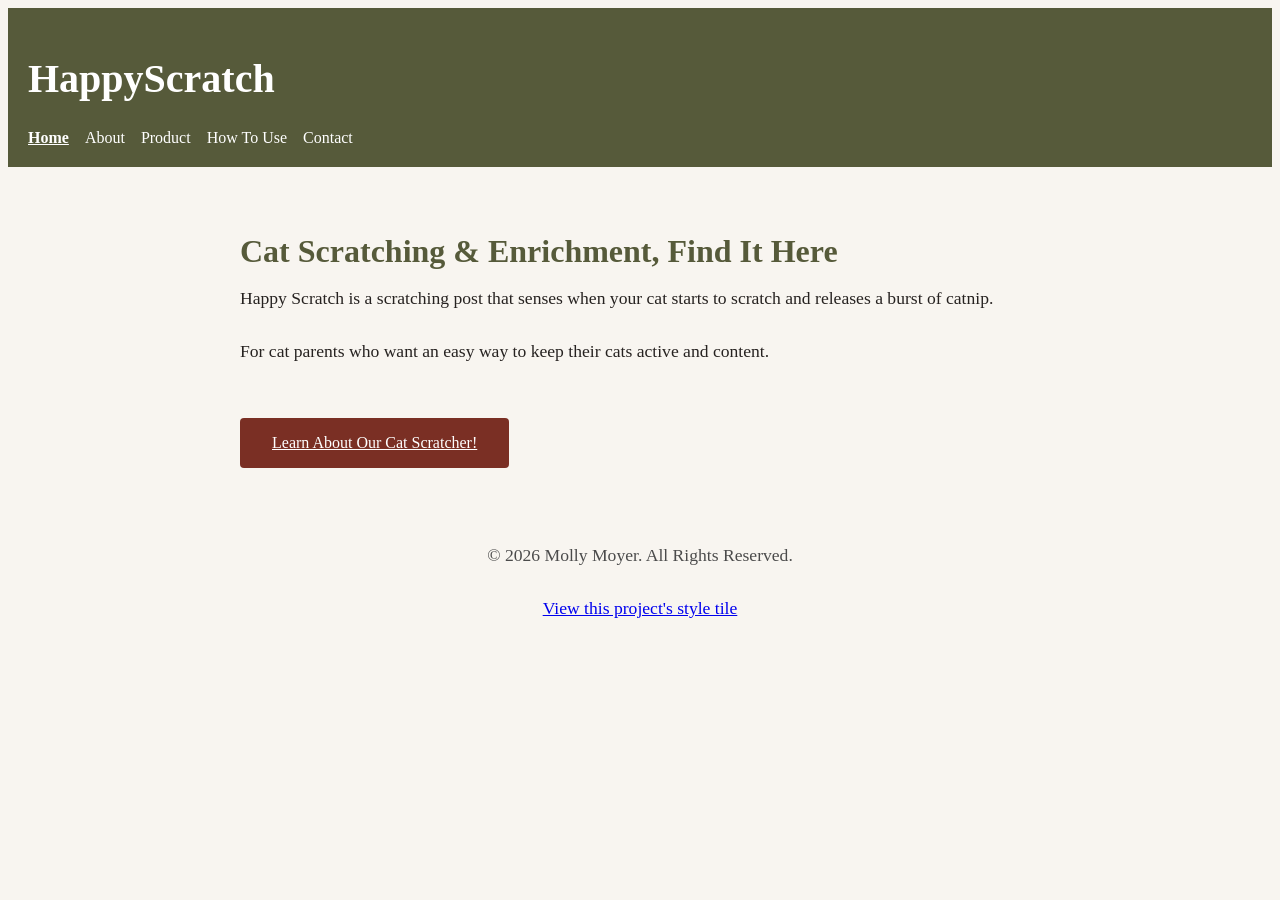
<file: index.html>
<!DOCTYPE html>
<html lang="en">
<head>
  <meta charset="UTF-8">
  <title>Interactive Cat Scratching Post | HappyScratch</title>
  <meta name="description" content="Discover HappyScratch, an interactive cat scratching post that senses scratching and releases catnip to keep cats active, entertained, and content.">
  <meta name="viewport" content="width=device-width, initial-scale=1">
  <link rel="stylesheet" href="css/style.css">
</head>
<body>

  <a href="#main-content" class="skip-link">Skip to main content</a>

  <header>
    <h1>HappyScratch</h1>
    <nav>
      <a href="index.html" aria-current="page">Home</a>
      <a href="about.html">About</a>
      <a href="product.html">Product</a>
      <a href="how-to-use.html">How To Use</a>
      <a href="contact.html">Contact</a>
    </nav>
  </header>
  
  <main id="main-content">
    <h2>Cat Scratching & Enrichment, Find It Here</h2>
    <p>Happy Scratch is a scratching post that senses when your cat starts to scratch and releases a burst of catnip.</p>
    <p>For cat parents who want an easy way to keep their cats active and content.</p>
    <a href="product.html" class="cta">Learn About Our Cat Scratcher!</a>
  </main>

  <footer>
    <p>&copy; 2026 Molly Moyer. All Rights Reserved.</p>
    <p><a href="style-tile.html">View this project's style tile</a></p>
  </footer>

</body>
</html>
</file>
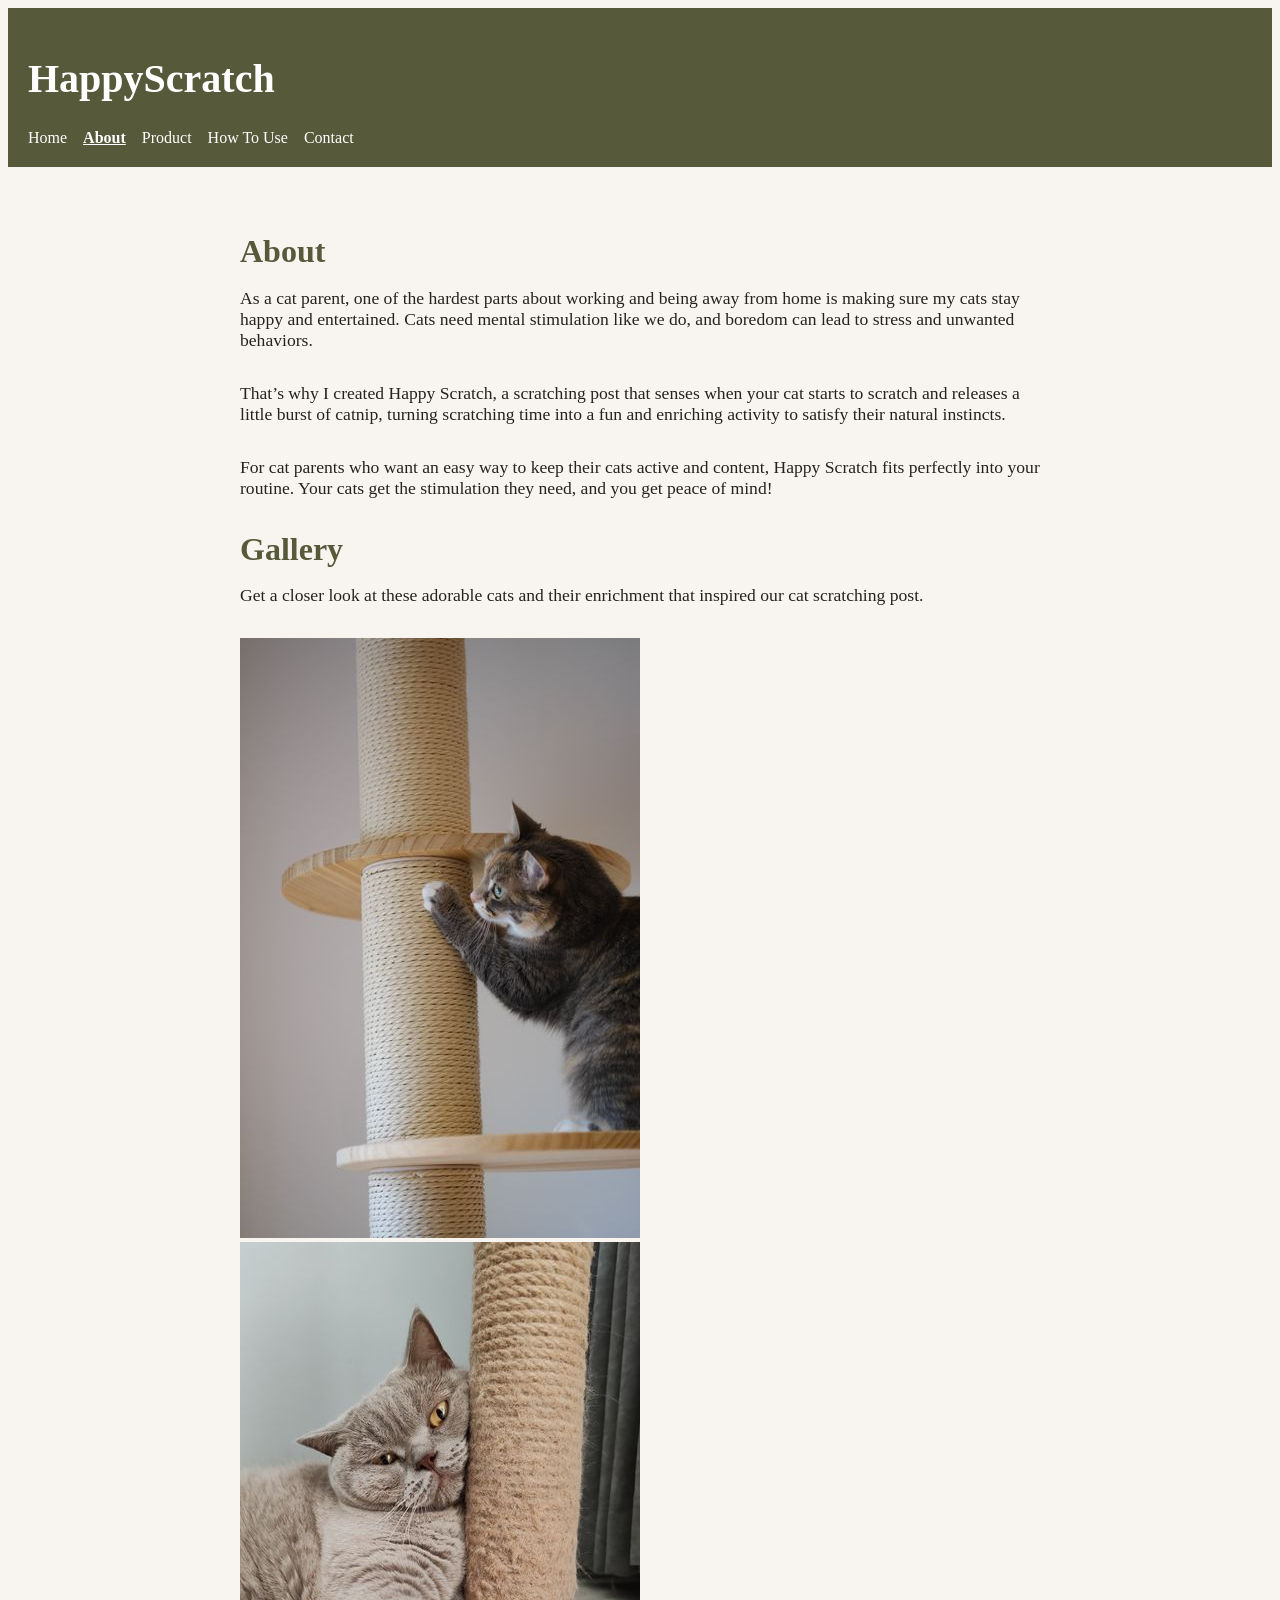
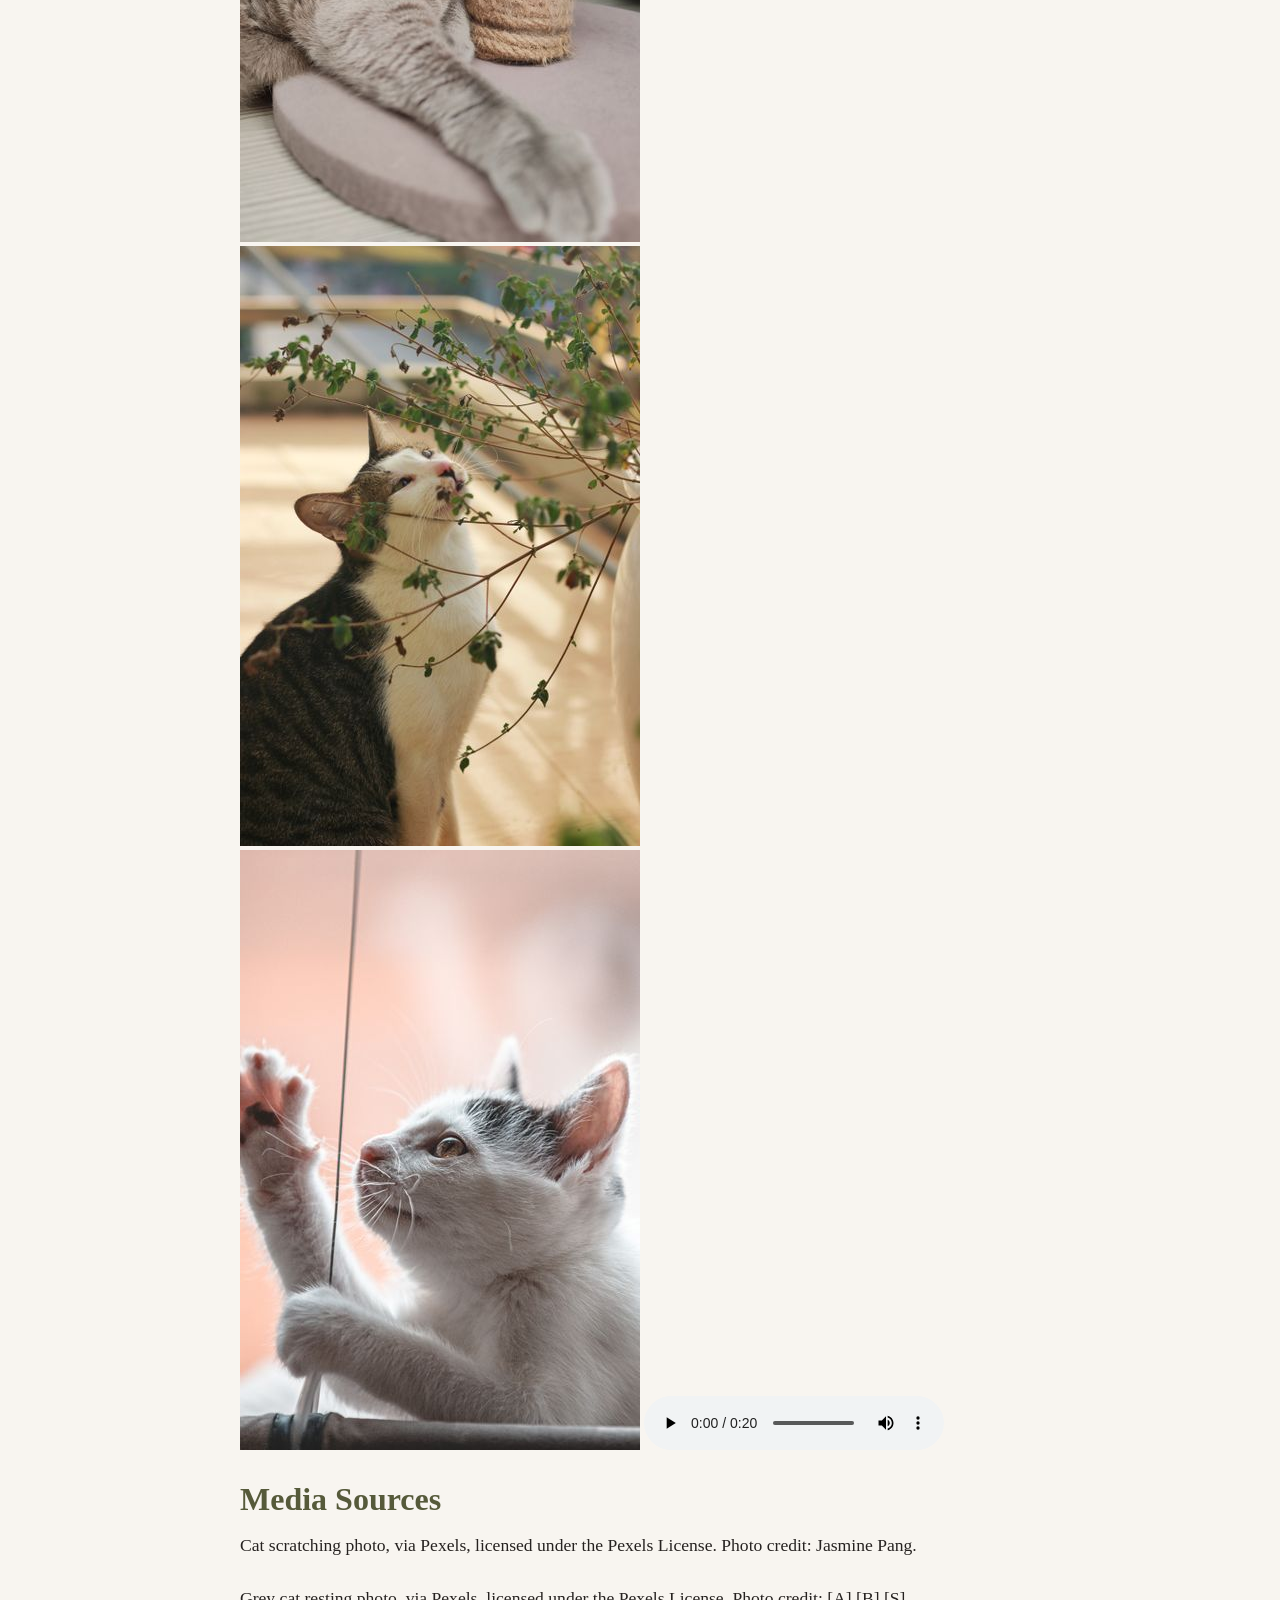
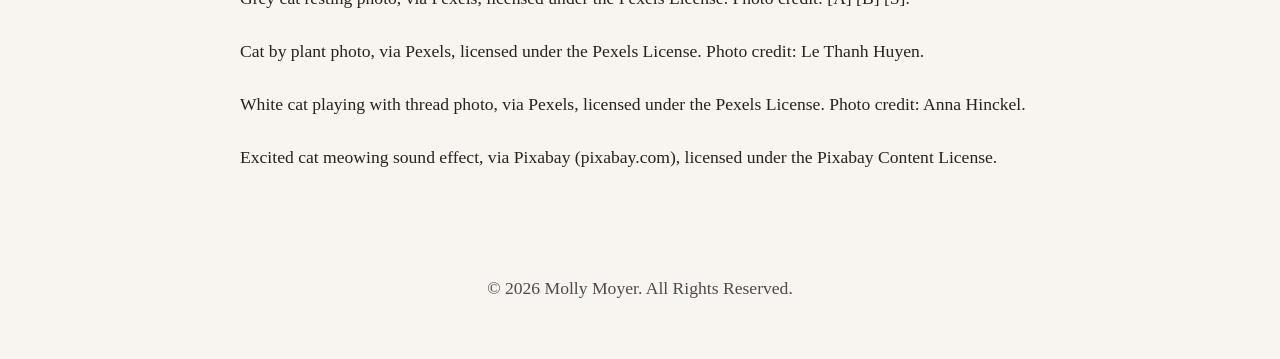
<file: about.html>
<!DOCTYPE html>
<html lang="en">
<head>
  <meta charset="UTF-8">
  <title>Our Story and Gallery | HappyScratch</title>
  <meta name="description" content="Learn why HappyScratch was created to keep cats entertained and mentally stimulated. Explore our gallery of cats and discover the inspiration behind our product.">
  <meta name="viewport" content="width=device-width, initial-scale=1">
  <link rel="stylesheet" href="css/style.css">
</head>
<body>

  <a href="#main-content" class="skip-link">Skip to main content</a>

  <header>
    <h1>HappyScratch</h1>
    <nav>
      <a href="index.html">Home</a>
      <a href="about.html" aria-current="page">About</a>
      <a href="product.html">Product</a>
      <a href="how-to-use.html">How To Use</a>
      <a href="contact.html">Contact</a>
    </nav>
  </header>
  
  <main id="main-content">
    <h2>About</h2>
    <p>As a cat parent, one of the hardest parts about working and being away from home is making sure my cats stay happy and entertained. Cats need mental stimulation like we do, and boredom can lead to stress and unwanted behaviors.</p>
    <p>That’s why I created Happy Scratch, a scratching post that senses when your cat starts to scratch and releases a little burst of catnip, turning scratching time into a fun and enriching activity to satisfy their natural instincts.</p>
    <p>For cat parents who want an easy way to keep their cats active and content, Happy Scratch fits perfectly into your routine. Your cats get the stimulation they need, and you get peace of mind!</p>

    <h2>Gallery</h2>
    <p>Get a closer look at these adorable cats and their enrichment that inspired our cat scratching post.</p>
    <img src="cat-scratcher.jpg" alt="Tabby cat scratches on a sturdy cat tree indoors." width="400" height="600">
    <img src="cat-resting.jpg" alt="British Shorthair cat relaxes against a scratching post, peaceful and cozy indoors." width="400" height="600" loading="lazy">
    <img src="cat-plant.jpg" alt="Curious tabby cat exploring a potted plant indoors." width="400" height="600" loading="lazy">
    <img src="cat-nails.jpg" alt="Kitten reaching out with nails exposed to play with a string indoors." width="400" height="600" loading="lazy">

    <audio src="excited-cat-meowing.mp3" controls></audio>
    
    <h2>Media Sources</h2>
    <p>Cat scratching photo, via Pexels, licensed under the Pexels License. Photo credit: Jasmine Pang.</p>
    <p>Grey cat resting photo, via Pexels, licensed under the Pexels License. Photo credit: [A] [B] [S].</p>
    <p>Cat by plant photo, via Pexels, licensed under the Pexels License. Photo credit: Le Thanh Huyen.</p>
    <p>White cat playing with thread photo, via Pexels, licensed under the Pexels License. Photo credit: Anna Hinckel.</p>
    <p>Excited cat meowing sound effect, via Pixabay (pixabay.com), licensed under the Pixabay Content License.</p>
  </main>

  <footer>
    <p>&copy; 2026 Molly Moyer. All Rights Reserved.</p>
  </footer>

</body>
</html>
</file>
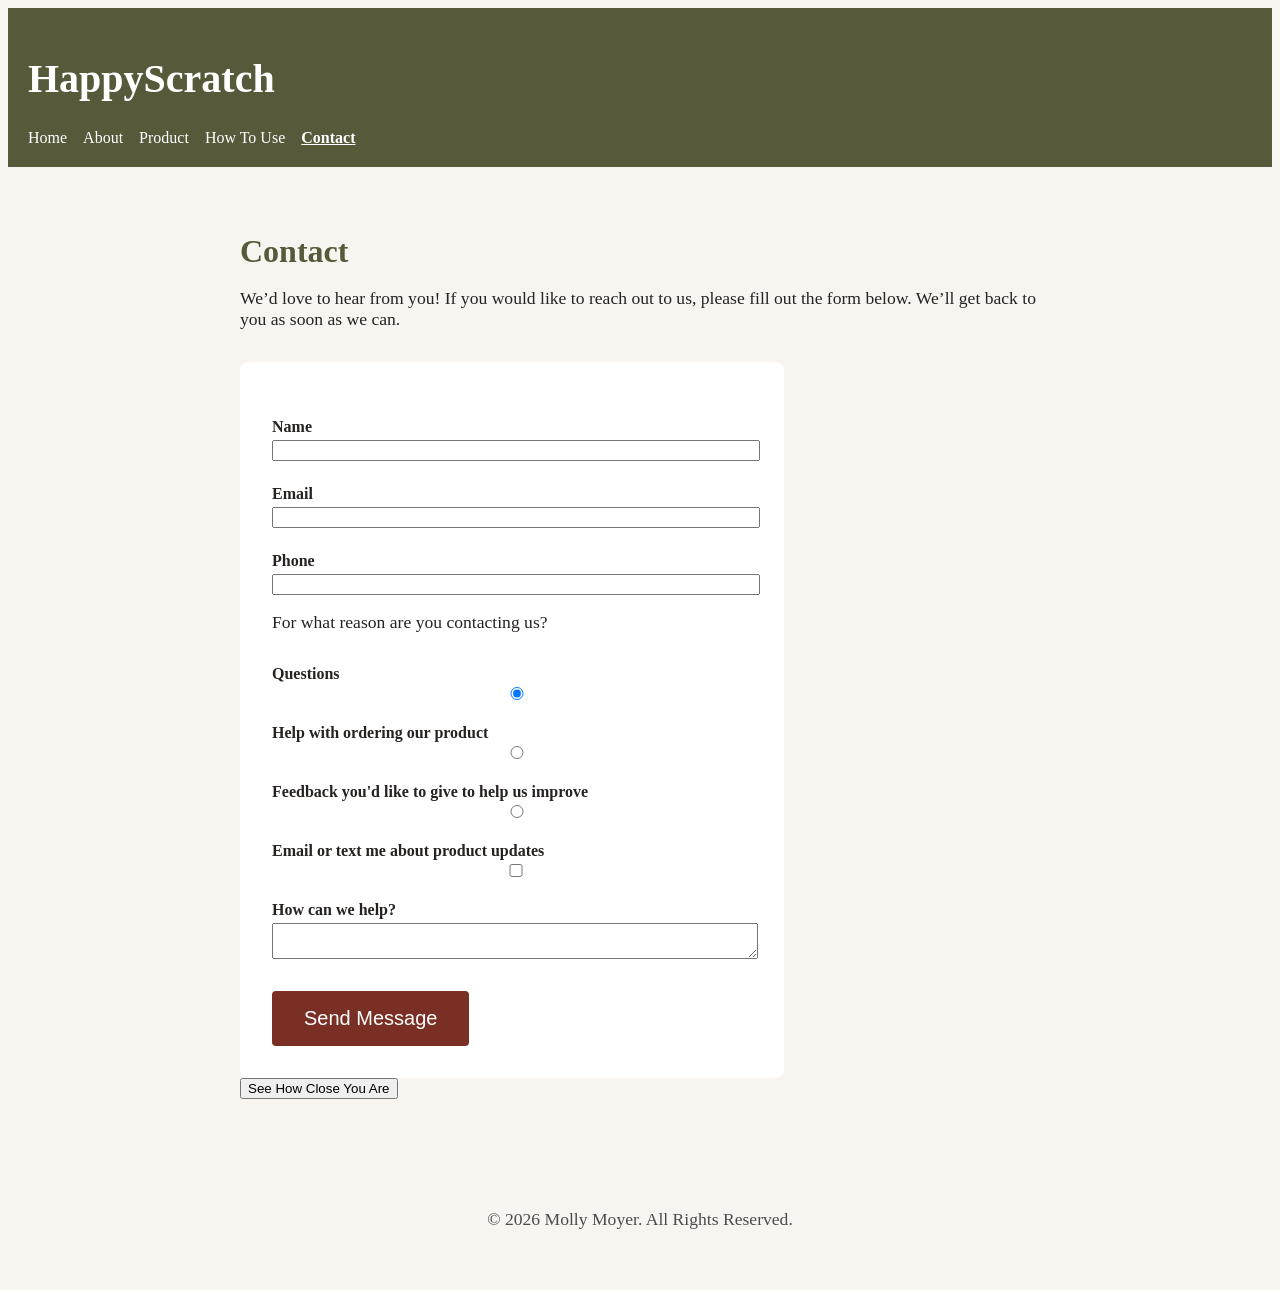
<file: contact.html>
<!DOCTYPE html>
<html lang="en">
<head>
  <meta charset="UTF-8">
  <title>Contact HappyScratch | Questions and Feedback</title>
  <meta name="description" content="Contact HappyScratch with questions about our interactive cat scratching post, ordering assistance, or feedback. We'd love to hear from you!">
  <meta name="viewport" content="width=device-width, initial-scale=1">
  <link rel="stylesheet" href="css/style.css">
</head>
<body>

  <a href="#main-content" class="skip-link">Skip to main content</a>

  <header>
    <h1>HappyScratch</h1>
    <nav>
      <a href="index.html">Home</a>
      <a href="about.html">About</a>
      <a href="product.html">Product</a>
      <a href="how-to-use.html">How To Use</a>
      <a href="contact.html" aria-current="page">Contact</a>
    </nav>
  </header>
  
  <main id="main-content">
    <h2>Contact</h2>
    <p>We’d love to hear from you! If you would like to reach out to us, please fill out the form below. We’ll get back to you as soon as we can.</p>
    
<form action="https://formspree.io/f/your-form-id" method="post">
<label for="name">Name</label>
<input type="text" id="name" name="name" required>
<label for="email">Email</label>
<input type="email" id="email" name="email" required>
<label for="phone">Phone</label>
<input type="tel" id="phone" name="phone">
<p>For what reason are you contacting us?</p>
<label for="question">Questions</label>
<input type="radio" id="question" name="contact-type" value="question" checked>
<label for="order-help">Help with ordering our product</label>
<input type="radio" id="order-help" name="contact-type" value="order-help">
<label for="feedback">Feedback you'd like to give to help us improve</label>
<input type="radio" id="feedback" name="contact-type" value="feedback">

<label for="updates">Email or text me about product updates</label>
<input type="checkbox" id="updates" name="updates">

<label for="message">How can we help?</label>
<textarea id="message" name="message" required></textarea>
<button type="submit">Send Message</button>
</form> 
    
    <button onclick="getLocation()">See How Close You Are</button>
    <p id="location-message"></p>
  </main>

  <footer>
    <p>&copy; 2026 Molly Moyer. All Rights Reserved.</p>
  </footer>
<script>
 function getLocation() {
    navigator.geolocation.getCurrentPosition(showPosition, showError);
  }

  function showPosition(position) {
    var lat = position.coords.latitude.toFixed(1);
    var lon = position.coords.longitude.toFixed(1);
    document.getElementById("location-message").textContent =
      "You're near " + lat + ", " + lon + ". Thanks for checking out HappyScratch. We hope you enjoy exploring our product!";
  }

  function showError(error) {
    document.getElementById("location-message").textContent =
      "We couldn't get your location, but no worries! You can still explore HappyScratch and learn more about our product by browsing the rest of our website.";
  }
</script>
</body>
</html>
</file>
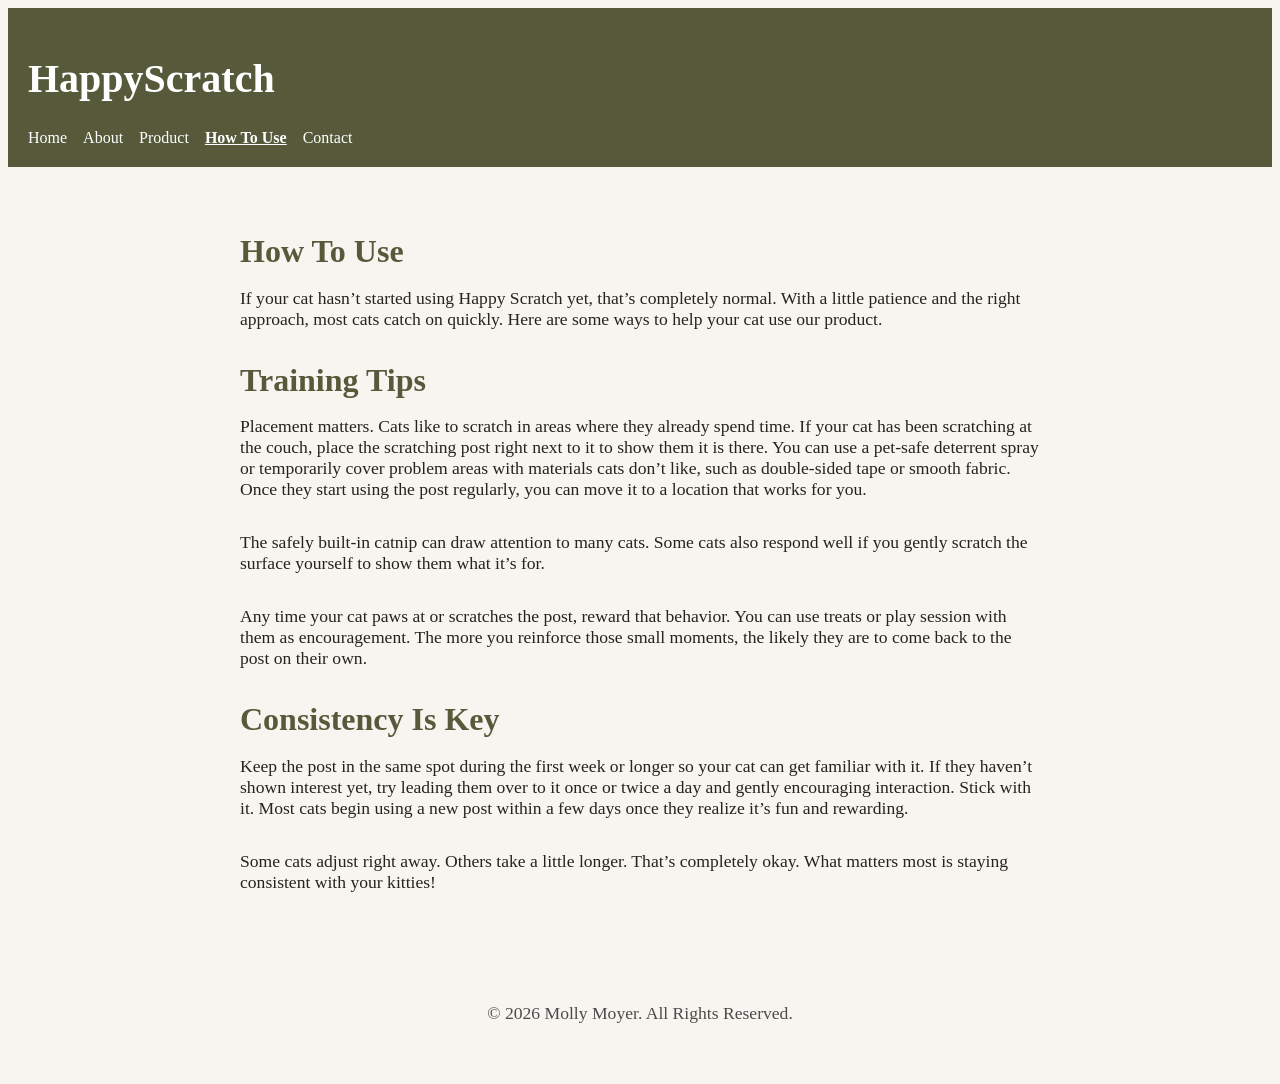
<file: how-to-use.html>
<!DOCTYPE html>
<html lang="en">
<head>
  <meta charset="UTF-8">
  <title>How to Use Our Interactive Cat Scratcher | HappyScratch</title>
  <meta name="description" content="Learn how to introduce your cat to HappyScratch with helpful training tips, scratching post placement advice, rewards, and consistent encouragement.">
  <meta name="viewport" content="width=device-width, initial-scale=1">
  <link rel="stylesheet" href="css/style.css">
</head>
<body>

  <a href="#main-content" class="skip-link">Skip to main content</a>

  <header>
    <h1>HappyScratch</h1>
    <nav>
      <a href="index.html">Home</a>
      <a href="about.html">About</a>
      <a href="product.html">Product</a>
      <a href="how-to-use.html" aria-current="page">How To Use</a>
      <a href="contact.html">Contact</a>
    </nav>
  </header>
  
  <main id="main-content">
    <h2>How To Use</h2>
    <p>If your cat hasn’t started using Happy Scratch yet, that’s completely normal. With a little patience and the right approach, most cats catch on quickly. Here are some ways to help your cat use our product.</p>

    <h2>Training Tips</h2>
    <p>Placement matters. Cats like to scratch in areas where they already spend time. If your cat has been scratching at the couch, place the scratching post right next to it to show them it is there. You can use a pet-safe deterrent spray or temporarily cover problem areas with materials cats don’t like, such as double-sided tape or smooth fabric. Once they start using the post regularly, you can move it to a location that works for you.</p>
    <p>The safely built-in catnip can draw attention to many cats. Some cats also respond well if you gently scratch the surface yourself to show them what it’s for. </p>
    <p>Any time your cat paws at or scratches the post, reward that behavior. You can use treats or play session with them as encouragement. The more you reinforce those small moments, the likely they are to come back to the post on their own.</p>

    <h2>Consistency Is Key</h2>
    <p>Keep the post in the same spot during the first week or longer so your cat can get familiar with it. If they haven’t shown interest yet, try leading them over to it once or twice a day and gently encouraging interaction.
Stick with it. Most cats begin using a new post within a few days once they realize it’s fun and rewarding.</p>
    <p>Some cats adjust right away. Others take a little longer. That’s completely okay. What matters most is staying consistent with your kitties!</p>
  </main>

  <footer>
    <p>&copy; 2026 Molly Moyer. All Rights Reserved.</p>
  </footer>

</body>
</html>
</file>
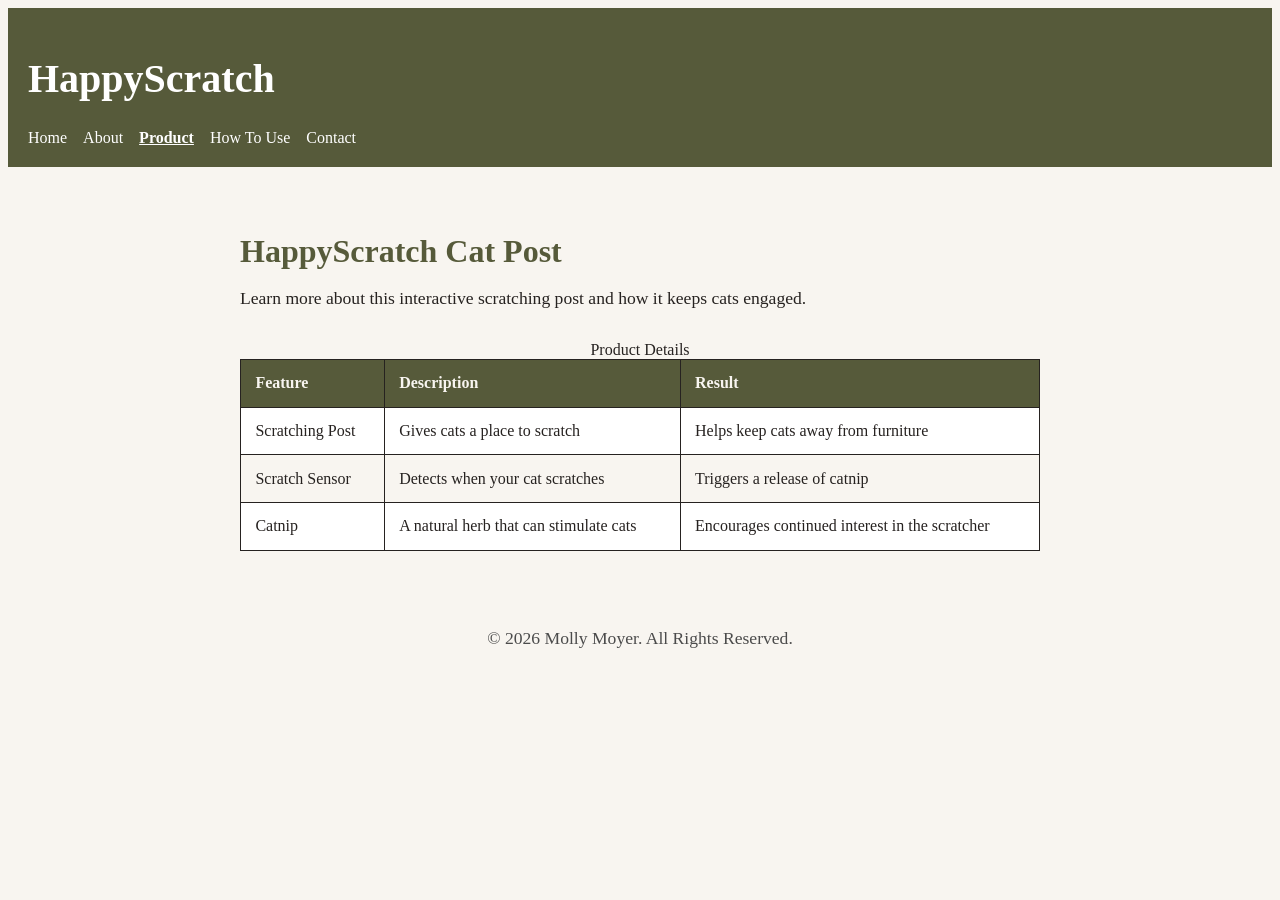
<file: product.html>
<!DOCTYPE html>
<html lang="en">
<head>
  <meta charset="UTF-8">
  <title>Interactive Cat Scratching Post Features | HappyScratch</title>
  <meta name="description" content="Explore HappyScratch cat scratching post features, including its scratch sensor and automatic catnip release, designed to encourage cats to scratch and play.">
  <meta name="viewport" content="width=device-width, initial-scale=1">
  <link rel="stylesheet" href="css/style.css">
</head>
<body>

  <a href="#main-content" class="skip-link">Skip to main content</a>

  <header>
    <h1>HappyScratch</h1>
    <nav>
      <a href="index.html">Home</a>
      <a href="about.html">About</a>
      <a href="product.html" aria-current="page">Product</a>
      <a href="how-to-use.html">How To Use</a>
      <a href="contact.html">Contact</a>
    </nav>
  </header>
  
  <main id="main-content">
    <h2>HappyScratch Cat Post</h2>
    <p>Learn more about this interactive scratching post and how it keeps cats engaged.</p>
 <table>
  <caption>Product Details</caption>
  <tr>
    <th scope="col">Feature</th>
    <th scope="col">Description</th>
    <th scope="col">Result</th>
  </tr>
  <tr>
    <td>Scratching Post</td>
    <td>Gives cats a place to scratch</td>
    <td>Helps keep cats away from furniture</td>
  </tr>
  <tr>
    <td>Scratch Sensor</td>
    <td>Detects when your cat scratches</td>
    <td>Triggers a release of catnip</td>
  </tr>
  <tr>
    <td>Catnip</td>
    <td>A natural herb that can stimulate cats</td>
    <td>Encourages continued interest in the scratcher</td>
  </tr>
</table>
  </main>

  <footer>
    <p>&copy; 2026 Molly Moyer. All Rights Reserved.</p>
  </footer>

</body>
</html>
</file>
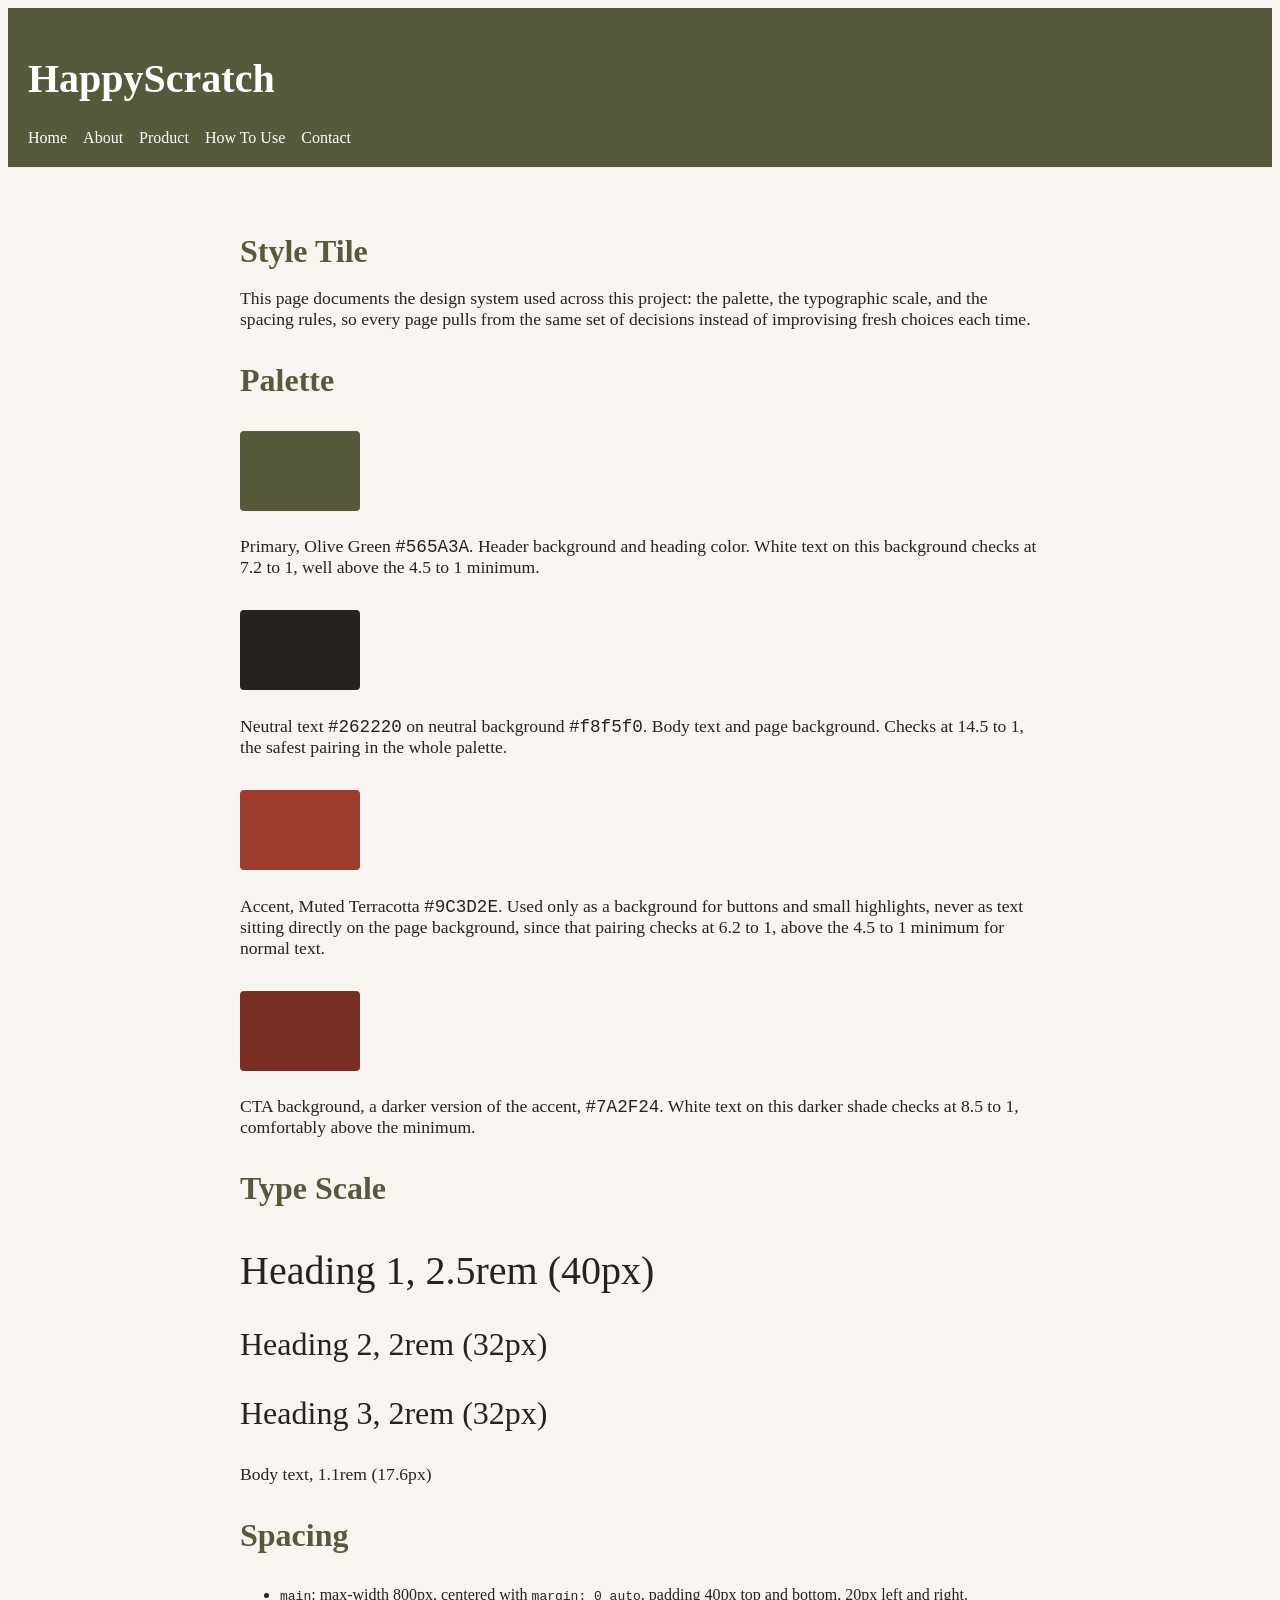
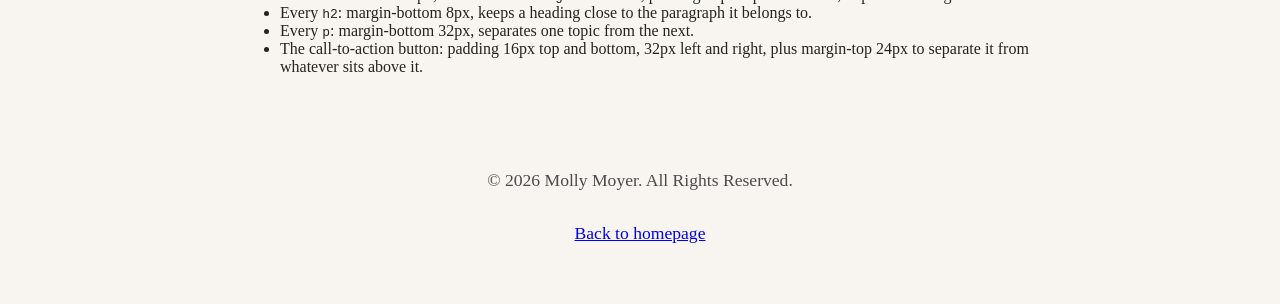
<file: style-tile.html>
<!DOCTYPE html>
<html lang="en">
<head>
  <meta charset="UTF-8">
  <title>HappyScratch</title>
  <link rel="stylesheet" href="css/style.css">
</head>
<body>

   <header>
    <h1>HappyScratch</h1>
    <nav>
      <a href="index.html">Home</a>
      <a href="about.html">About</a>
      <a href="product.html">Product</a>
      <a href="how-to-use.html">How To Use</a>
      <a href="contact.html">Contact</a>
    </nav>
  </header>
  
 <main>
    <h2>Style Tile</h2>
    <p>This page documents the design system used across this project: the palette, the typographic scale, and the spacing rules, so every page pulls from the same set of decisions instead of improvising fresh choices each time.</p>

    <h3>Palette</h3>
    <div class="swatch swatch-primary"></div>
    <p>Primary, Olive Green <code>#565A3A</code>. Header background and heading color. White text on this background checks at 7.2 to 1, well above the 4.5 to 1 minimum.</p>

    <div class="swatch swatch-neutral"></div>
    <p>Neutral text <code>#262220</code> on neutral background <code>#f8f5f0</code>. Body text and page background. Checks at 14.5 to 1, the safest pairing in the whole palette.</p>

    <div class="swatch swatch-accent"></div>
    <p>Accent, Muted Terracotta <code>#9C3D2E</code>. Used only as a background for buttons and small highlights, never as text sitting directly on the page background, since that pairing checks at 6.2 to 1, above the 4.5 to 1 minimum for normal text.</p>

    <div class="swatch swatch-cta"></div>
    <p>CTA background, a darker version of the accent, <code>#7A2F24</code>. White text on this darker shade checks at 8.5 to 1, comfortably above the minimum.</p>

    <h3>Type Scale</h3>
    <p class="type-sample-h1">Heading 1, 2.5rem (40px)</p>
    <p class="type-sample-h2">Heading 2, 2rem (32px)</p>
    <p class="type-sample-h3">Heading 3, 2rem (32px)</p>
    <p class="type-sample-body">Body text, 1.1rem (17.6px)</p>

    <h3>Spacing</h3>
    <ul>
      <li><code>main</code>: max-width 800px, centered with <code>margin: 0 auto</code>, padding 40px top and bottom, 20px left and right.</li>
      <li>Every <code>h2</code>: margin-bottom 8px, keeps a heading close to the paragraph it belongs to.</li>
      <li>Every <code>p</code>: margin-bottom 32px, separates one topic from the next.</li>
      <li>The call-to-action button: padding 16px top and bottom, 32px left and right, plus margin-top 24px to separate it from whatever sits above it.</li>
    </ul>
  </main>

  <footer>
    <p>&copy; 2026 Molly Moyer. All Rights Reserved.</p>
    <p><a href="index.html">Back to homepage</a></p>
  </footer>

</body>
</html>
</file>
<file: css/style.css>
body {
  font-family: Georgia, serif;
  color: #262220;
  background-color: #f8f5f0;
}

header {
  background-color: #565A3A;
  color: #ffffff;
  padding: 20px;
}

nav {
  display: flex;
  flex-direction: column;
  gap: 16px;
}

header nav a {
  color: #ffffff;
  margin-right: 0;
  text-decoration: none;
}

@media (min-width: 700px) {
  nav {
    flex-direction: row;
  }
}

nav a[aria-current="page"] {
  font-weight: bold;
  text-decoration: underline;
}

.skip-link {
  position: absolute;
  top: -40px;
  left: 0;
  background-color: #000000;
  color: #ffffff;
  padding: 8px 16px;
  z-index: 100;
  text-decoration: none;
}

.skip-link:focus {
  top: 0;
}

a:focus {
  outline: 3px solid #3F492B;
  outline-offset: 2px;
}

h1 {
  font-size: 2.5rem;
}

h2 {
  font-size: 2rem;
  color: #565A3A;
}

h3 {
  font-size: 2rem;
  color: #565A3A;
}

p {
  font-size: 1.1rem;
}

main {
  max-width: 800px;
  margin: 0 auto;
  padding: 40px 20px;
}

h2 {
  margin-bottom: 8px;
}

p {
  margin-bottom: 32px;
}

footer {
  text-align: center;
  font-size: 0.875rem;
  color: #4B4B4B;
  padding: 20px;
}

.cta {
  display: inline-block;
  background-color: #7A2F24;
  color: #ffffff;
  font-size: 1rem;
  padding: 16px 32px;
  border-radius: 4px;
  margin-top: 24px;
}

.swatch {
  display: inline-block;
  width: 120px;
  height: 80px;
  margin-bottom: 8px;
  border-radius: 4px;
  vertical-align: top;
}

.swatch-primary { background-color: #565A3A; }
.swatch-neutral { background-color: #262220; }
.swatch-accent { background-color: #9C3D2E; }
.swatch-cta { background-color: #7A2F24; }

.type-sample-h1 { font-size: 2.5rem; }
.type-sample-h2 { font-size: 2rem; }
.type-sample-h3 { font-size: 2rem; }
.type-sample-body { font-size: 1.1rem; }

table {
  border-collapse: collapse;
  width: 100%;
}

th, td {
  border: 1px solid #262220;
  padding: 0.9rem;
  text-align: left;
}

th {
  background-color: #565A3A;
  color: #f8f5f0;
}

tbody tr:nth-child(even) {
  background-color: #ffffff;
}

label {
  display: block;
  margin-top: 1.5rem;
  font-weight: bold;
}

input, textarea {
  display: block;
  margin-top: 0.25rem;
  width: 100%;
  max-width: 480px;
}

button[type="submit"] {
  display: block;
  margin-top: 2rem;
  background-color: #7A2F24;
  color: #ffffff;
  font-size: 1.25rem;
  padding: 16px 32px;
  border: none;
  border-radius: 4px;
}

form {
  background-color: #ffffff;
  padding: 32px;
  border-radius: 8px;
  max-width: 480px;
}
</file>
